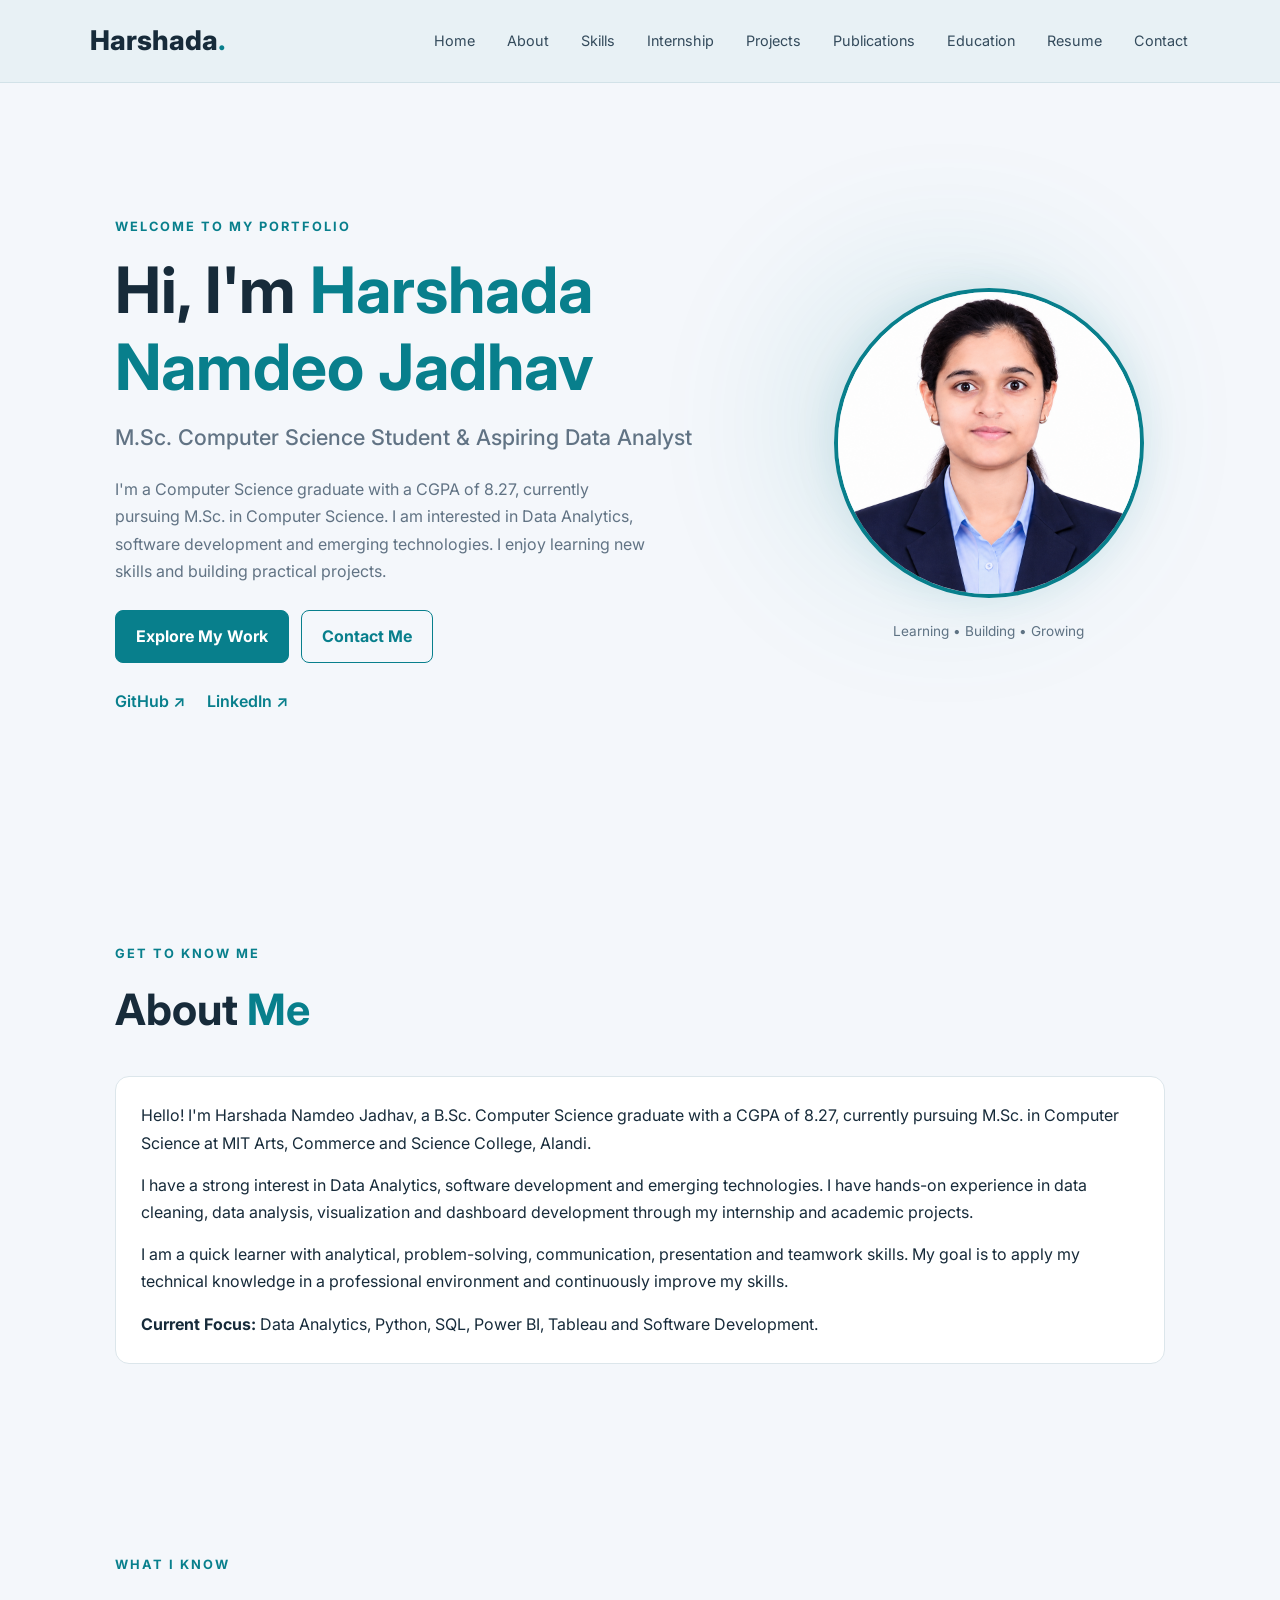
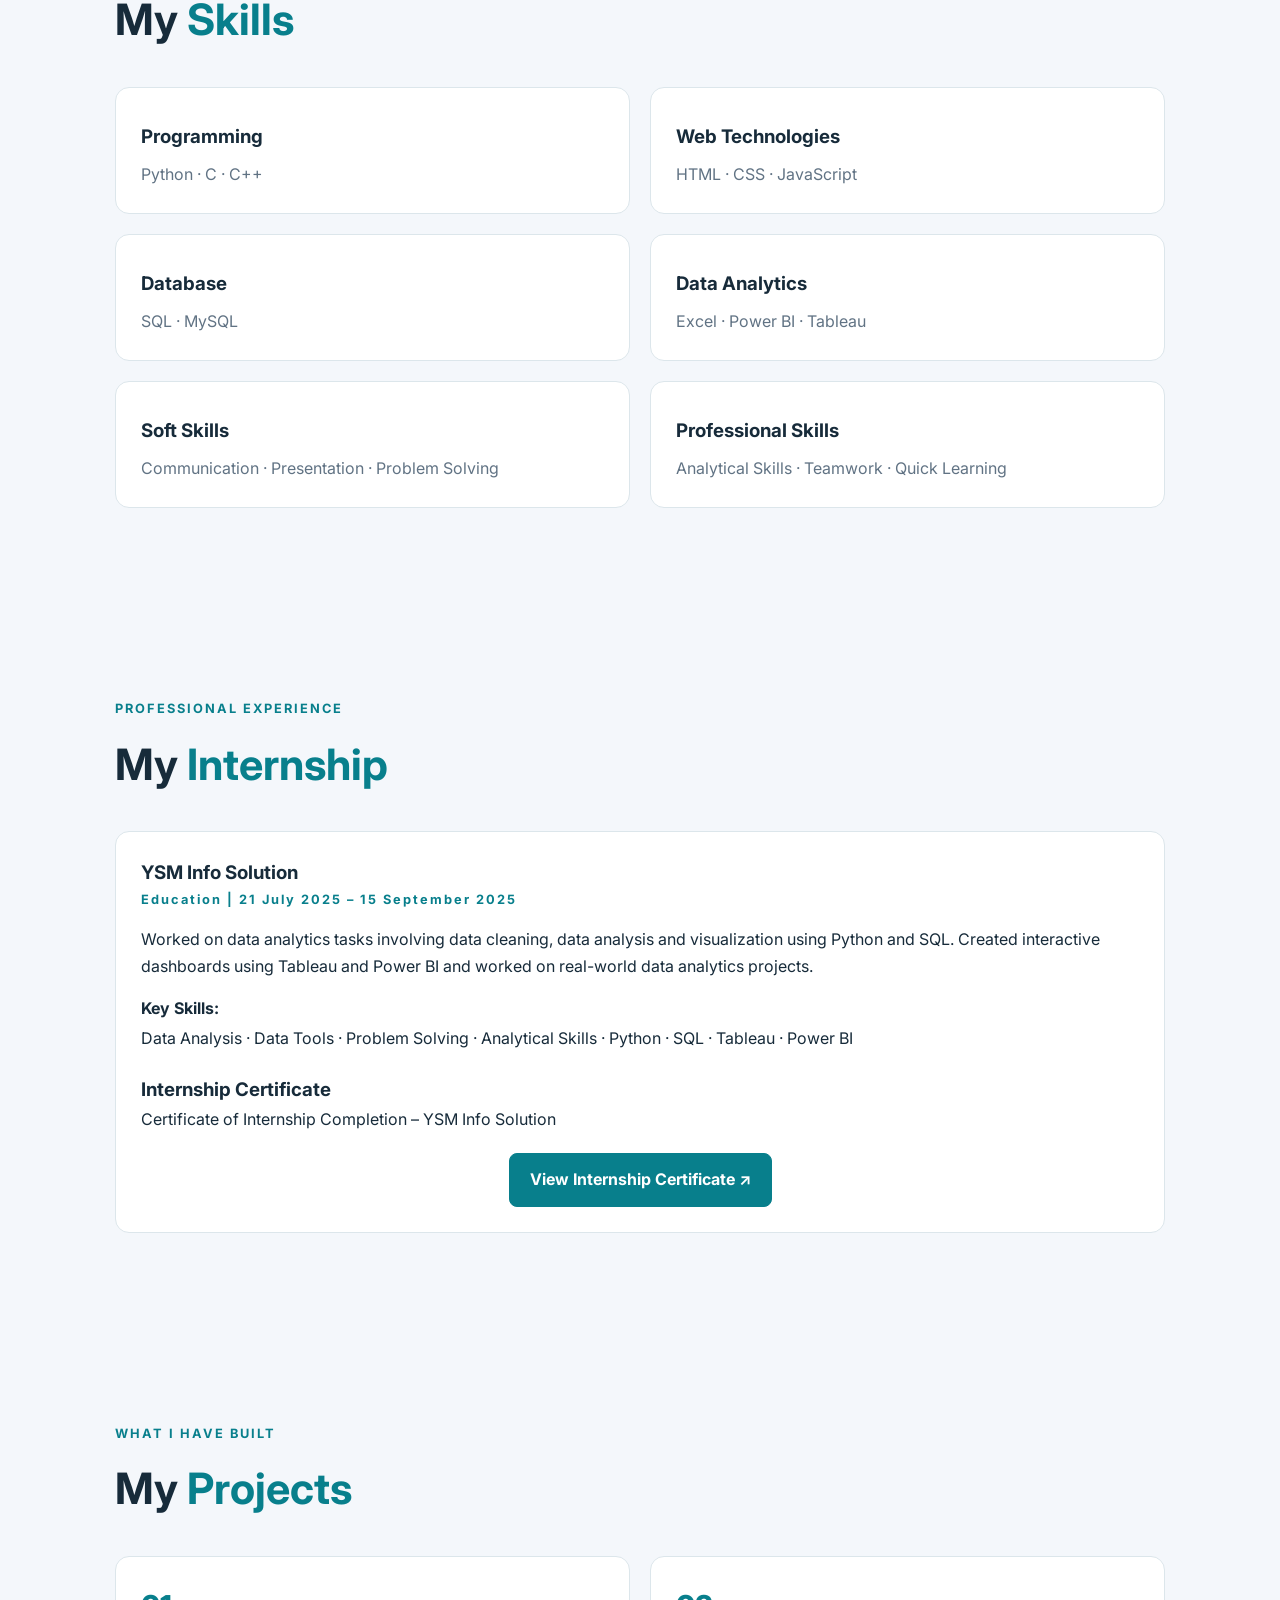
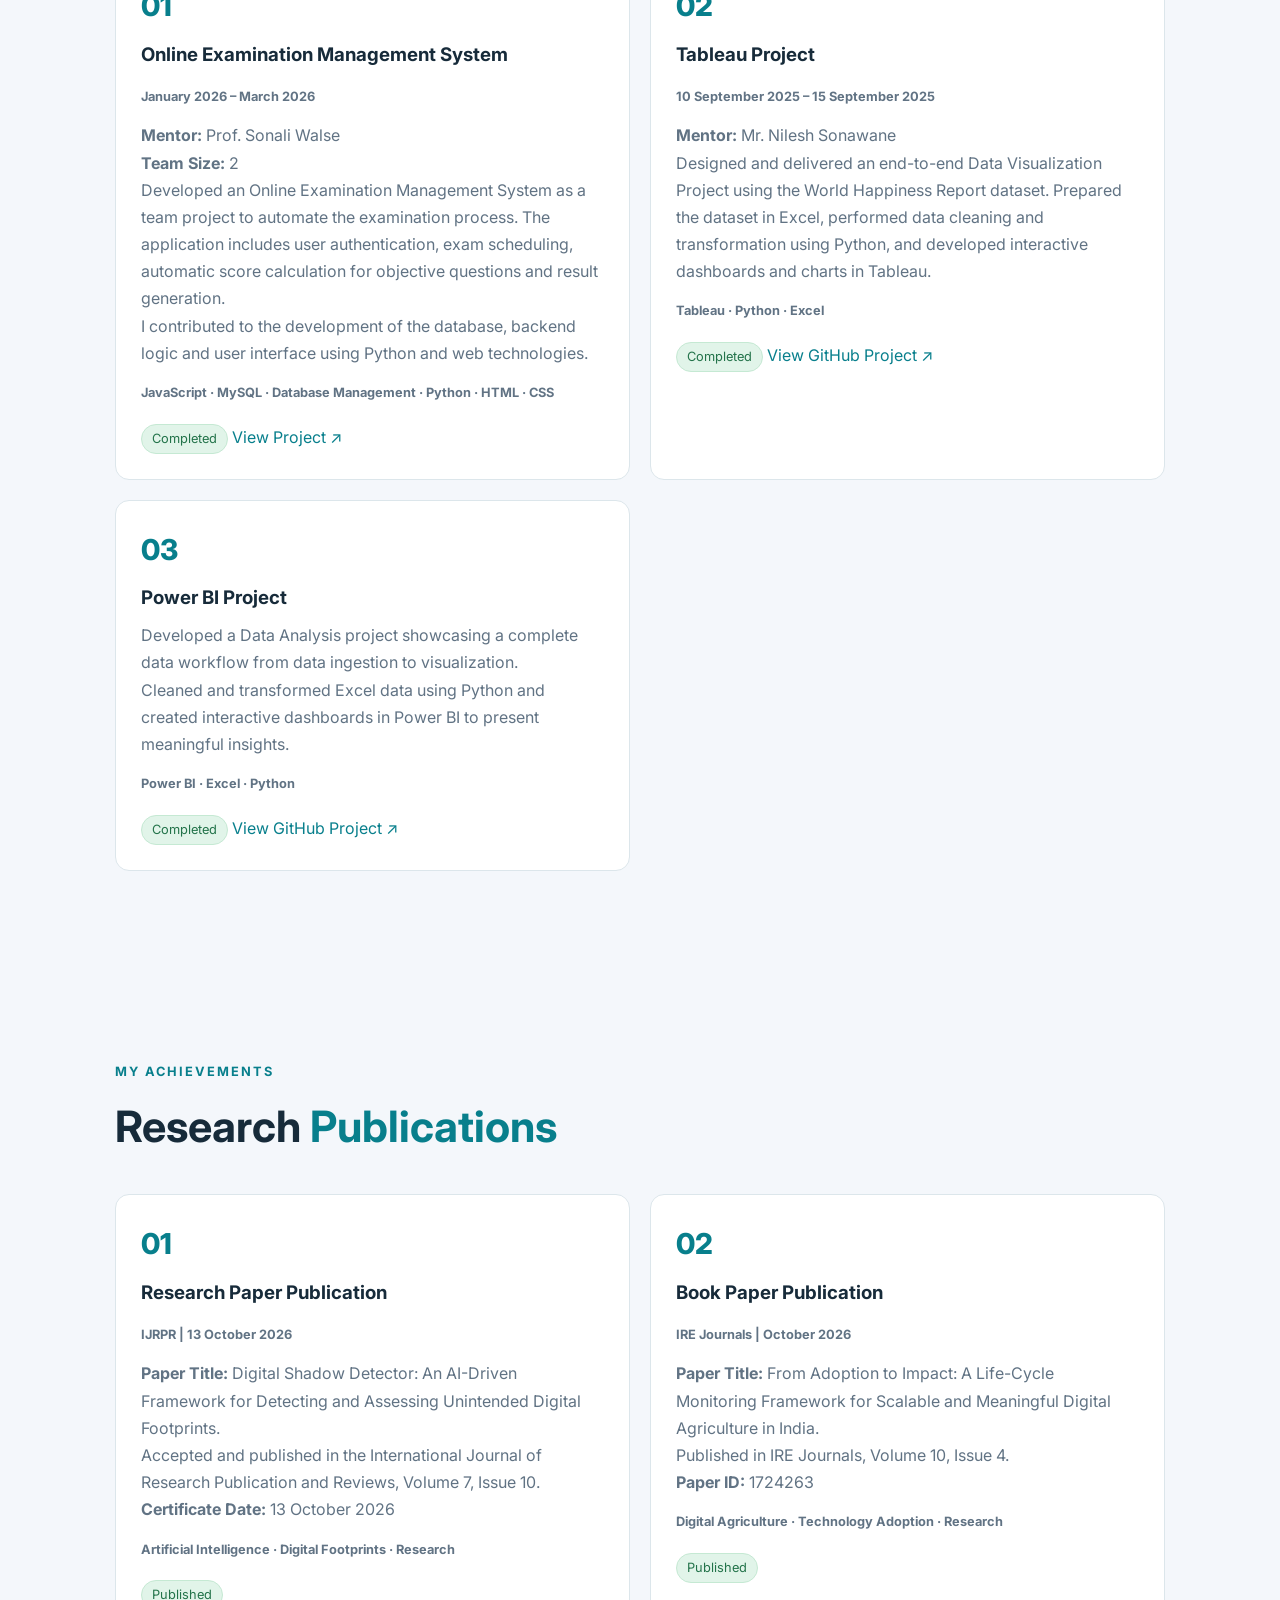
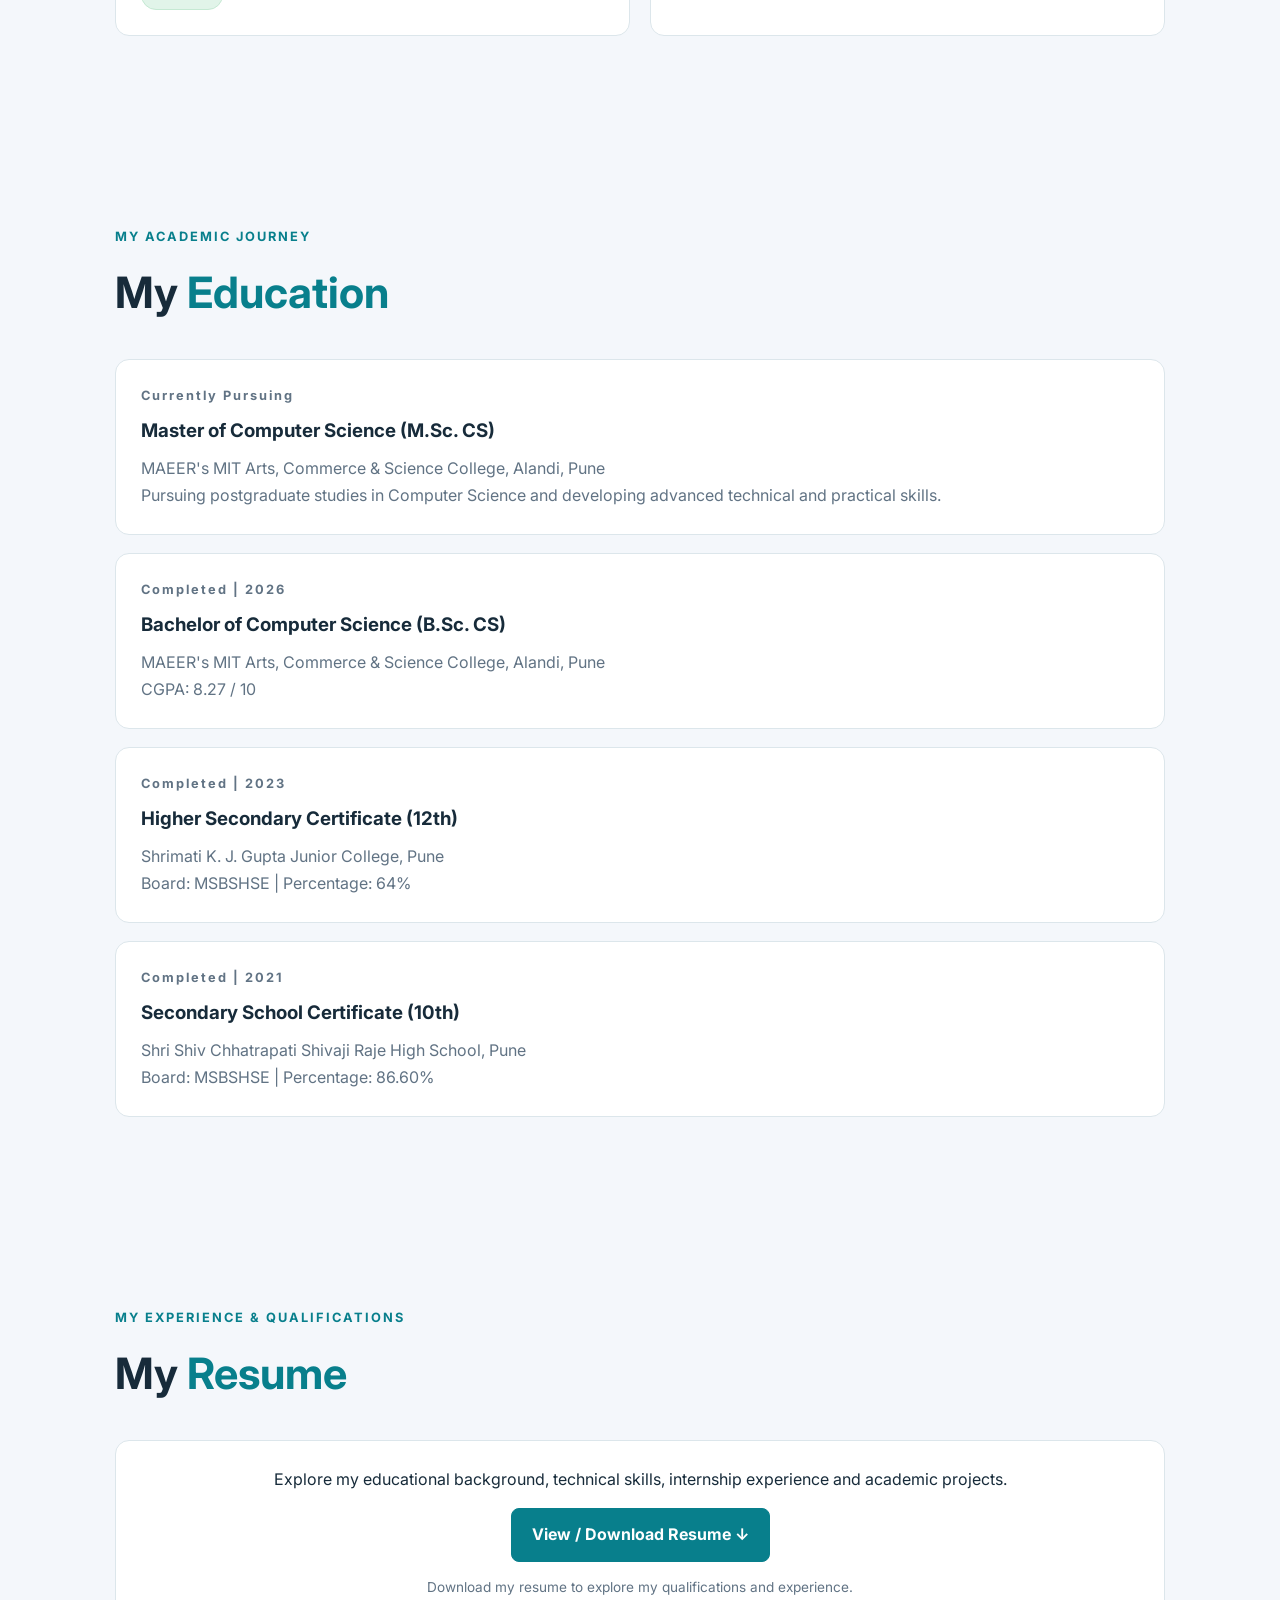
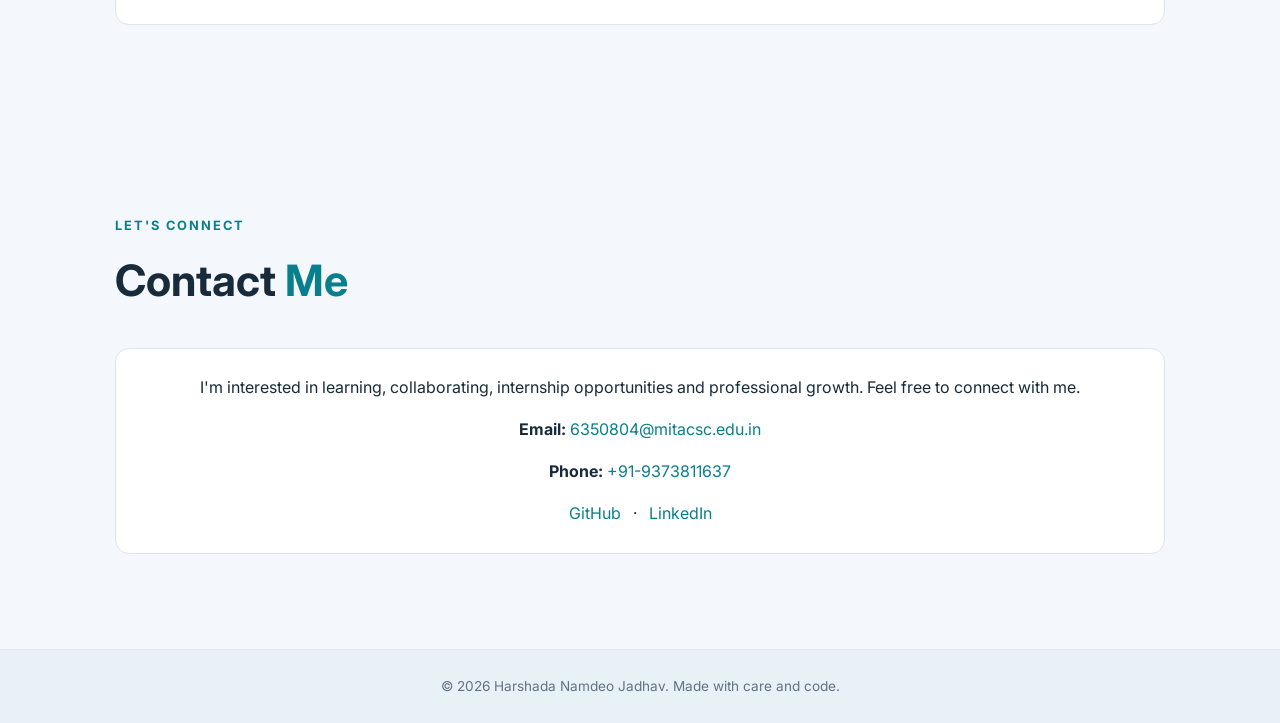
<file: index.html>
<!DOCTYPE html>
<html lang="en">
<head>
  <meta charset="UTF-8">
  <meta name="viewport" content="width=device-width, initial-scale=1.0">
<meta name="google-site-verification" content="tO7ec1q5vorVPynkk-AxMUO-UxdiBJYal3OLvgd3IVI" />
  <meta name="description" content="Harshada Namdeo Jadhav's portfolio showcasing education, skills, internship, projects and research publications.">

  <title>Harshada Namdeo Jadhav | Portfolio</title>

  <link rel="stylesheet" href="style.css">
</head>
<body>

  <!-- Header -->
  <header class="header">

    <a href="#home" class="logo">Harshada<span>.</span></a>

    <button class="menu-toggle" id="menuToggle"
      aria-label="Toggle navigation" aria-expanded="false">
      ☰
    </button>

    <nav class="navbar" id="navbar">
      <a href="#home">Home</a>
      <a href="#about">About</a>
      <a href="#skills">Skills</a>
      <a href="#internship">Internship</a>
      <a href="#projects">Projects</a>
      <a href="#certifications">Publications</a>
      <a href="#education">Education</a>
      <a href="#resume">Resume</a>
      <a href="#contact">Contact</a>
    </nav>

  </header>

  <main>

    <!-- Home Section -->
    <section class="home section" id="home">

      <div class="home-content">

        <p class="eyebrow">WELCOME TO MY PORTFOLIO</p>

        <h1>Hi, I'm <span>Harshada Namdeo Jadhav</span></h1>

        <h2>M.Sc. Computer Science Student & Aspiring Data Analyst</h2>

        <p class="intro">
          I'm a Computer Science graduate with a CGPA of 8.27,
          currently pursuing M.Sc. in Computer Science.
          I am interested in Data Analytics, software development
          and emerging technologies. I enjoy learning new skills
          and building practical projects.
        </p>

        <div class="buttons">
          <a href="#projects" class="btn">Explore My Work</a>
          <a href="#contact" class="btn btn-outline">Contact Me</a>
        </div>

        <div class="socials">

          <a href="https://github.com/HarshadaJadhav2005"
             target="_blank" rel="noopener noreferrer">
            GitHub ↗
          </a>

          <a href="https://www.linkedin.com/in/harshada-jadhav-6596ba31a"
             target="_blank" rel="noopener noreferrer">
            LinkedIn ↗
          </a>

        </div>

      </div>

      <div class="profile-wrap">

        <div class="profile-glow"></div>

        <img src="profile.jpeg"
             alt="Harshada Jadhav profile photo"
             class="profile-img">

        <p class="photo-note">Learning • Building • Growing</p>

      </div>

    </section>


    <!-- About Section -->
    <section class="section" id="about">

      <p class="eyebrow">GET TO KNOW ME</p>

      <h2 class="section-title">About <span>Me</span></h2>

      <div class="about-card">

        <p>
          Hello! I'm Harshada Namdeo Jadhav, a B.Sc. Computer
          Science graduate with a CGPA of 8.27, currently pursuing
          M.Sc. in Computer Science at MIT Arts, Commerce and
          Science College, Alandi.
        </p>

        <p>
          I have a strong interest in Data Analytics, software
          development and emerging technologies. I have hands-on
          experience in data cleaning, data analysis, visualization
          and dashboard development through my internship and
          academic projects.
        </p>

        <p>
          I am a quick learner with analytical, problem-solving,
          communication, presentation and teamwork skills.
          My goal is to apply my technical knowledge in a
          professional environment and continuously improve
          my skills.
        </p>

        <p>
          <strong>Current Focus:</strong>
          Data Analytics, Python, SQL, Power BI, Tableau
          and Software Development.
        </p>

      </div>

    </section>


    <!-- Skills Section -->
    <section class="section" id="skills">

      <p class="eyebrow">WHAT I KNOW</p>

      <h2 class="section-title">My <span>Skills</span></h2>

      <div class="grid">

        <article class="card">
          <h3>Programming</h3>
          <p>Python · C · C++</p>
        </article>

        <article class="card">
          <h3>Web Technologies</h3>
          <p>HTML · CSS · JavaScript</p>
        </article>

        <article class="card">
          <h3>Database</h3>
          <p>SQL · MySQL</p>
        </article>

        <article class="card">
          <h3>Data Analytics</h3>
          <p>Excel · Power BI · Tableau</p>
        </article>

        <article class="card">
          <h3>Soft Skills</h3>
          <p>Communication · Presentation · Problem Solving</p>
        </article>

        <article class="card">
          <h3>Professional Skills</h3>
          <p>Analytical Skills · Teamwork · Quick Learning</p>
        </article>

      </div>

    </section>

   
<!-- Internship Section -->
<section class="section" id="internship">

  <p class="eyebrow">PROFESSIONAL EXPERIENCE</p>

  <h2 class="section-title">My <span>Internship</span></h2>

  <div class="about-card">

    <h3>YSM Info Solution</h3>

    <p class="tags">
      Education | 21 July 2025 – 15 September 2025
    </p>

    <p>
      Worked on data analytics tasks involving data cleaning,
      data analysis and visualization using Python and SQL.
      Created interactive dashboards using Tableau and
      Power BI and worked on real-world data analytics projects.
    </p>

    <p style="margin-bottom:3px;">
      <strong>Key Skills:</strong>
    </p>

    <p style="margin-top:3px; margin-bottom:0;">
      Data Analysis · Data Tools · Problem Solving ·
      Analytical Skills · Python · SQL · Tableau · Power BI
    </p>

    <div style="margin-top:22px;">

      <h3>Internship Certificate</h3>

      <p>
        Certificate of Internship Completion – YSM Info Solution
      </p>

      <div style="text-align:center; margin-top:20px;">

        <a
          href="https://harshadajadhav2005.github.io/harshada-portfolio-2026/certificates/internship%20certificate.png"
          target="_blank"
          rel="noopener noreferrer"
          class="btn">
          View Internship Certificate ↗
        </a>

      </div>

    </div>

  </div>

</section>

  
    <!-- Projects Section -->
    <section class="section" id="projects">

      <p class="eyebrow">WHAT I HAVE BUILT</p>

      <h2 class="section-title">My <span>Projects</span></h2>

      <div class="grid">

        <!-- Project 1 -->
        <article class="card project-card">

          <div class="project-icon">01</div>

          <h3>Online Examination Management System</h3>

          <p class="tags">
            January 2026 – March 2026
          </p>

          <p>
            <strong>Mentor:</strong> Prof. Sonali Walse
            <br>
            <strong>Team Size:</strong> 2
          </p>

          <p>
            Developed an Online Examination Management System
            as a team project to automate the examination process.
            The application includes user authentication, exam
            scheduling, automatic score calculation for objective
            questions and result generation.
          </p>

          <p>
            I contributed to the development of the database,
            backend logic and user interface using Python and
            web technologies.
          </p>

          <p class="tags">
            JavaScript · MySQL · Database Management ·
            Python · HTML · CSS
          </p>

          <span class="status">Completed</span>

          <a href="https://github.com/HarshadaJadhav2005/Online-Examination-Management-System.git"
             target="_blank" rel="noopener noreferrer">
            View Project ↗
          </a>

        </article>


        <!-- Project 2 -->
        <article class="card project-card">

          <div class="project-icon">02</div>

          <h3>Tableau Project</h3>

          <p class="tags">
            10 September 2025 – 15 September 2025
          </p>

          <p>
            <strong>Mentor:</strong> Mr. Nilesh Sonawane
          </p>

          <p>
            Designed and delivered an end-to-end Data Visualization
            Project using the World Happiness Report dataset.
            Prepared the dataset in Excel, performed data cleaning
            and transformation using Python, and developed
            interactive dashboards and charts in Tableau.
          </p>

          <p class="tags">
            Tableau · Python · Excel
          </p>

          <span class="status">Completed</span>

          <a href="https://github.com/HarshadaJadhav2005/Tableau-Project"
             target="_blank" rel="noopener noreferrer">
            View GitHub Project ↗
          </a>

        </article>


        <!-- Project 3 -->
        <article class="card project-card">

          <div class="project-icon">03</div>

          <h3>Power BI Project</h3>

          <p>
            Developed a Data Analysis project showcasing
            a complete data workflow from data ingestion
            to visualization.
          </p>

          <p>
            Cleaned and transformed Excel data using Python
            and created interactive dashboards in Power BI
            to present meaningful insights.
          </p>

          <p class="tags">
            Power BI · Excel · Python
          </p>

          <span class="status">Completed</span>

          <a href="https://github.com/HarshadaJadhav2005/project"
             target="_blank" rel="noopener noreferrer">
            View GitHub Project ↗
          </a>

        </article>

      </div>

    </section>


    <!-- Certifications & Publications Section -->
    <section class="section" id="certifications">

      <p class="eyebrow">MY ACHIEVEMENTS</p>

      <h2 class="section-title">
        Research <span>Publications</span>
      </h2>

      <div class="grid">

        <!-- Publication 1 -->
        <article class="card project-card">

          <div class="project-icon">01</div>

          <h3>Research Paper Publication</h3>

          <p class="tags">
            IJRPR | 13 October 2026
          </p>

          <p>
            <strong>Paper Title:</strong>
            Digital Shadow Detector: An AI-Driven Framework
            for Detecting and Assessing Unintended Digital
            Footprints.
          </p>

          <p>
            Accepted and published in the International Journal
            of Research Publication and Reviews,
            Volume 7, Issue 10.
          </p>

          <p>
            <strong>Certificate Date:</strong> 13 October 2026
          </p>

          <p class="tags">
            Artificial Intelligence · Digital Footprints · Research
          </p>

          <span class="status">Published</span>

        </article>


        <!-- Publication 2 -->
        <article class="card project-card">

          <div class="project-icon">02</div>

          <h3>Book Paper Publication</h3>

          <p class="tags">
            IRE Journals | October 2026
          </p>

          <p>
            <strong>Paper Title:</strong>
            From Adoption to Impact: A Life-Cycle Monitoring
            Framework for Scalable and Meaningful Digital
            Agriculture in India.
          </p>

          <p>
            Published in IRE Journals, Volume 10, Issue 4.
          </p>

          <p>
            <strong>Paper ID:</strong> 1724263
          </p>

          <p class="tags">
            Digital Agriculture · Technology Adoption · Research
          </p>

          <span class="status">Published</span>

        </article>

      </div>

    </section>


    <!-- Education Section -->
    <section class="section" id="education">

      <p class="eyebrow">MY ACADEMIC JOURNEY</p>

      <h2 class="section-title">My <span>Education</span></h2>

      <div class="timeline">

        <article class="card">

          <p class="tags">Currently Pursuing</p>

          <h3>Master of Computer Science (M.Sc. CS)</h3>

          <p>
            MAEER's MIT Arts, Commerce & Science College,
            Alandi, Pune
          </p>

          <p>
            Pursuing postgraduate studies in Computer Science
            and developing advanced technical and practical skills.
          </p>

        </article>


        <article class="card">

          <p class="tags">Completed | 2026</p>

          <h3>Bachelor of Computer Science (B.Sc. CS)</h3>

          <p>
            MAEER's MIT Arts, Commerce & Science College,
            Alandi, Pune
          </p>

          <p>CGPA: 8.27 / 10</p>

        </article>


        <article class="card">

          <p class="tags">Completed | 2023</p>

          <h3>Higher Secondary Certificate (12th)</h3>

          <p>Shrimati K. J. Gupta Junior College, Pune</p>

          <p>Board: MSBSHSE | Percentage: 64%</p>

        </article>


        <article class="card">

          <p class="tags">Completed | 2021</p>

          <h3>Secondary School Certificate (10th)</h3>

          <p>
            Shri Shiv Chhatrapati Shivaji Raje High School, Pune
          </p>

          <p>Board: MSBSHSE | Percentage: 86.60%</p>

        </article>

      </div>

    </section>


    <!-- Resume Section -->
    <section class="section" id="resume">

      <p class="eyebrow">MY EXPERIENCE & QUALIFICATIONS</p>

      <h2 class="section-title">My <span>Resume</span></h2>

      <div class="about-card center">

        <p>
          Explore my educational background, technical skills,
          internship experience and academic projects.
        </p>

        <!-- Corrected Resume Link -->
        <a class="btn" href="./Resume.pdf"
           target="_blank">
          View / Download Resume ↓
        </a>

        <p class="hint">
          Download my resume to explore my qualifications
          and experience.
        </p>

      </div>

    </section>


    <!-- Contact Section -->
    <section class="section" id="contact">

      <p class="eyebrow">LET'S CONNECT</p>

      <h2 class="section-title">Contact <span>Me</span></h2>

      <div class="about-card center">

        <p>
          I'm interested in learning, collaborating,
          internship opportunities and professional growth.
          Feel free to connect with me.
        </p>

        <p>
          <strong>Email:</strong>

          <a href="mailto:6350804@mitacsc.edu.in">
            6350804@mitacsc.edu.in
          </a>
        </p>

        <p>
          <strong>Phone:</strong>

          <a href="tel:+919373811637">
            +91-9373811637
          </a>
        </p>

        <p>

          <a href="https://github.com/HarshadaJadhav2005"
             target="_blank" rel="noopener noreferrer">
            GitHub
          </a>

          &nbsp; · &nbsp;

          <a href="https://www.linkedin.com/in/harshada-jadhav-6596ba31a"
             target="_blank" rel="noopener noreferrer">
            LinkedIn
          </a>

        </p>

      </div>

    </section>

  </main>


  <!-- Footer -->
  <footer>

    <p>
      © <span id="year"></span> Harshada Namdeo Jadhav.
      Made with care and code.
    </p>

  </footer>


  <!-- JavaScript -->
  <script src="script.js"></script>

</body>
</html>
</file>
<file: style.css>
@import url('https://fonts.googleapis.com/css2?family=Inter:wght@400;500;600;700;800&display=swap');

/* ==============================
   ROOT COLORS
============================== */

:root {
  --bg: #f4f7fb;
  --surface: #ffffff;
  --teal: #087f8c;
  --text: #172b3a;
  --muted: #617384;
  --border: #dce6eb;
  --header-bg: #e8f1f5;
}

* {
  margin: 0;
  padding: 0;
  box-sizing: border-box;
  scroll-behavior: smooth;
}

body {
  background: var(--bg);
  color: var(--text);
  font-family: 'Inter', sans-serif;
  line-height: 1.7;
}

a {
  color: var(--teal);
  text-decoration: none;
}

/* ==============================
   HEADER
============================== */

.header {
  position: sticky;
  top: 0;
  z-index: 100;
  display: flex;
  align-items: center;
  justify-content: space-between;
  padding: 18px 7%;
  background: var(--header-bg);
  border-bottom: 1px solid #d2e2e8;
  backdrop-filter: blur(12px);
}

.logo {
  font-size: 1.7rem;
  font-weight: 800;
  color: var(--text);
  white-space: nowrap;
}

.logo span,
h1 span,
.section-title span {
  color: var(--teal);
}

/* ==============================
   NAVIGATION BAR
============================== */

.navbar {
  display: flex;
  align-items: center;
  flex-wrap: nowrap;
  gap: 28px;
}

.navbar a {
  color: #344b5c;
  font-size: 0.9rem;
  padding: 8px 2px;
  white-space: nowrap;
  transition: color 0.3s ease;
}

.navbar a:hover {
  color: var(--teal);
}

.menu-toggle {
  display: none;
  color: var(--teal);
  background: transparent;
  border: 0;
  font-size: 1.6rem;
  cursor: pointer;
}

/* ==============================
   GENERAL SECTIONS
============================== */

.section {
  padding: 95px 9%;
  scroll-margin-top: 85px;
}

.home {
  min-height: 85vh;
  display: grid;
  grid-template-columns: 1.3fr 0.7fr;
  align-items: center;
  gap: 45px;
}

.eyebrow,
.tags {
  color: var(--teal);
  font-size: 0.8rem;
  font-weight: 700;
  letter-spacing: 2px;
}

/* ==============================
   HOME SECTION
============================== */

h1 {
  font-size: clamp(2.4rem, 5vw, 4rem);
  line-height: 1.2;
  margin: 14px 0;
}

.home h2 {
  font-size: 1.35rem;
  color: var(--muted);
  font-weight: 500;
}

.intro {
  color: var(--muted);
  max-width: 540px;
  margin: 20px 0;
}

/* ==============================
   BUTTONS
============================== */

.buttons {
  display: flex;
  flex-wrap: wrap;
  gap: 12px;
  margin: 25px 0;
}

.btn {
  display: inline-block;
  padding: 12px 20px;
  border: 1px solid var(--teal);
  border-radius: 8px;
  background: var(--teal);
  color: #ffffff;
  font-weight: 700;
  transition: 0.25s;
}

.btn:hover {
  background: #06636d;
  transform: translateY(-3px);
  box-shadow: 0 8px 25px #087f8c30;
}

.btn-outline {
  background: transparent;
  color: var(--teal);
}

.btn-outline:hover {
  background: #e1f2f2;
  color: var(--teal);
}

/* ==============================
   SOCIAL LINKS
============================== */

.socials {
  display: flex;
  gap: 22px;
  margin-top: 24px;
}

.socials a {
  color: var(--teal);
  font-weight: 600;
}

/* ==============================
   PROFILE IMAGE
============================== */

.profile-wrap {
  text-align: center;
}

.profile-glow {
  position: absolute;
  width: 270px;
  height: 270px;
  border-radius: 50%;
  background: var(--teal);
  filter: blur(90px);
  opacity: 0.16;
}

.profile-img {
  position: relative;
  width: min(100%, 310px);
  aspect-ratio: 1;
  object-fit: cover;
  object-position: center;
  border-radius: 50%;
  border: 4px solid var(--teal);
  box-shadow: 0 0 40px #087f8c20;
}

.photo-note,
.hint {
  color: var(--muted);
  font-size: 0.85rem;
  margin-top: 14px;
}

/* ==============================
   SECTION TITLES
============================== */

.section-title {
  font-size: clamp(2rem, 4vw, 2.7rem);
  margin: 8px 0 30px;
}

/* ==============================
   ABOUT SECTION AND CARDS
============================== */

.about-card,
.card {
  background: var(--surface);
  border: 1px solid var(--border);
  border-radius: 14px;
  padding: 25px;
}

.about-card p + p {
  margin-top: 15px;
}

/* ==============================
   GRID
============================== */

.grid {
  display: grid;
  grid-template-columns: repeat(2, minmax(0, 1fr));
  gap: 20px;
}

.card {
  transition: border-color 0.25s, transform 0.25s,
              box-shadow 0.25s;
}

.card:hover {
  border-color: var(--teal);
  transform: translateY(-4px);
  box-shadow: 0 10px 25px rgba(23, 43, 58, 0.08);
}

.card h3 {
  margin: 8px 0;
  color: var(--text);
}

.card p {
  color: var(--muted);
}

/* ==============================
   PROJECTS
============================== */

.project-icon {
  color: var(--teal);
  font-size: 1.8rem;
  font-weight: 800;
}

.project-card .tags {
  margin: 15px 0;
  letter-spacing: 0;
}

.status {
  display: inline-block;
  color: #23734a;
  background: #e1f4e9;
  font-size: 0.8rem;
  border: 1px solid #c5e9d3;
  border-radius: 20px;
  padding: 3px 10px;
  margin-top: 5px;
}

/* ==============================
   EDUCATION TIMELINE
============================== */

.timeline {
  display: grid;
  gap: 18px;
}

/* ==============================
   CERTIFICATIONS / PUBLICATIONS
============================== */

.certification-container {
  display: grid;
  grid-template-columns: repeat(2, minmax(0, 1fr));
  gap: 20px;
  margin-top: 30px;
}

.certification-card {
  background: #ffffff;
  border: 1px solid var(--border);
  border-radius: 12px;
  padding: 25px;
  transition: 0.3s;
}

.certification-card:hover {
  transform: translateY(-5px);
  border-color: var(--teal);
  box-shadow: 0 10px 25px rgba(23, 43, 58, 0.08);
}

.certification-card h3 {
  color: var(--text);
  margin-bottom: 12px;
}

.certification-card p {
  color: var(--muted);
  line-height: 1.6;
}

.certification-card span {
  display: inline-block;
  color: var(--teal);
  margin-top: 15px;
  font-size: 13px;
}

/* ==============================
   CENTER CONTENT
============================== */

.center {
  text-align: center;
}

.center .btn {
  margin-top: 15px;
}

/* ==============================
   FOOTER
============================== */

footer {
  padding: 25px;
  background: #e8f1f5;
  border-top: 1px solid var(--border);
  text-align: center;
  color: var(--muted);
  font-size: 0.85rem;
}

/* ==============================
   TABLET AND MOBILE RESPONSIVE
============================== */

@media (max-width: 850px) {

  .header {
    padding: 16px 5%;
  }

  .menu-toggle {
    display: block;
  }

  .navbar {
    display: none;
    position: absolute;
    top: 100%;
    left: 0;
    right: 0;
    flex-direction: column;
    align-items: flex-start;
    gap: 12px;
    padding: 20px 6%;
    background: var(--header-bg);
    border-bottom: 1px solid var(--border);
  }

  .navbar.open {
    display: flex;
  }

  .home {
    grid-template-columns: 1fr;
    text-align: center;
    padding-top: 65px;
  }

  .intro {
    margin-left: auto;
    margin-right: auto;
  }

  .buttons,
  .socials {
    justify-content: center;
  }

  .profile-wrap {
    grid-row: 1;
  }

  .profile-img {
    width: 210px;
  }

  .section {
    padding: 65px 6%;
  }

  .certification-container {
    grid-template-columns: 1fr;
  }
}

/* ==============================
   SMALL MOBILE SCREENS
============================== */

@media (max-width: 520px) {

  .grid {
    grid-template-columns: 1fr;
  }

  .section {
    padding: 55px 5%;
  }

  .about-card,
  .card,
  .certification-card {
    padding: 20px;
  }

  h1 {
    font-size: 2.3rem;
  }
}
</file>
